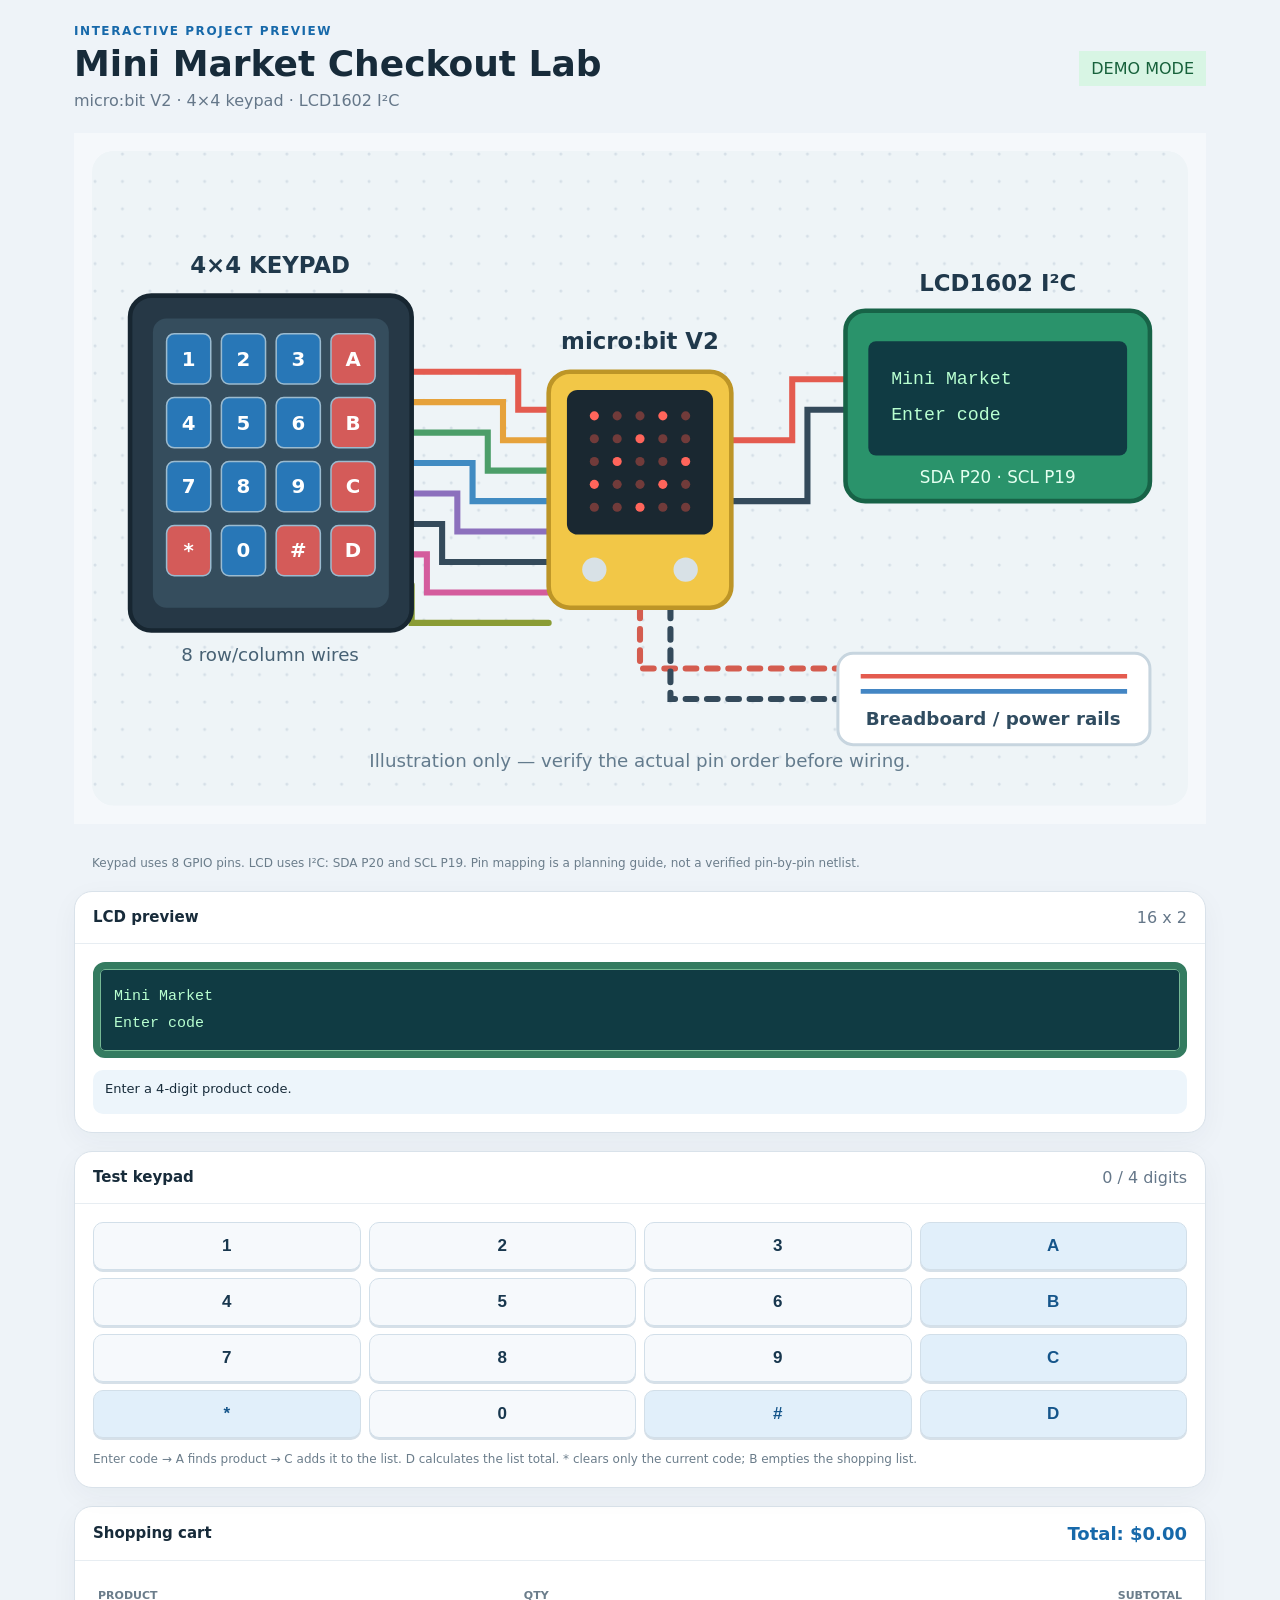
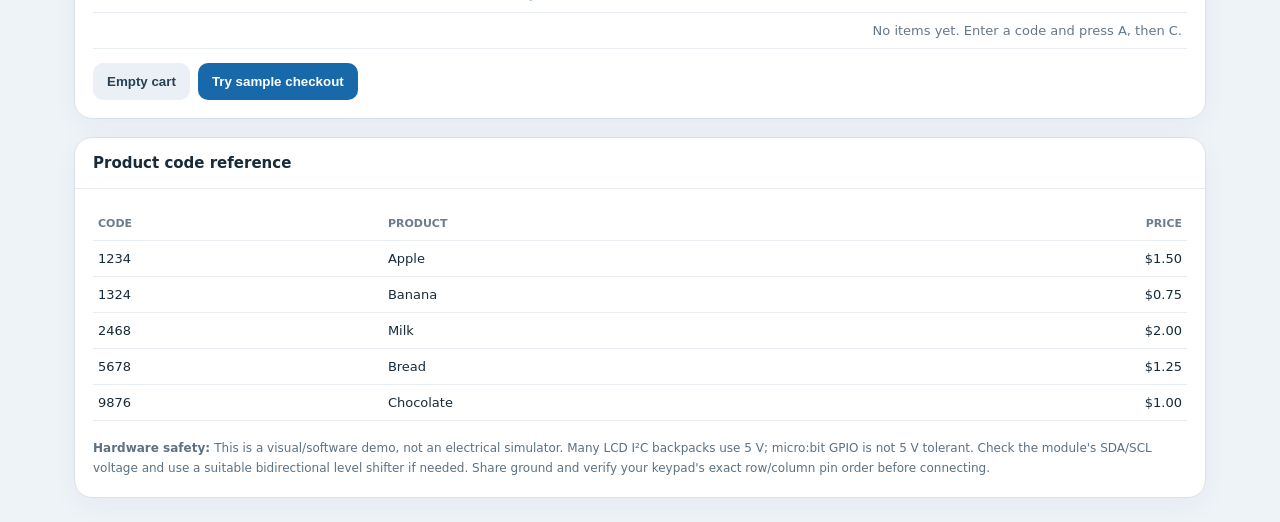
<file: index.html>
<!DOCTYPE html>
<html lang="en">
 <head>
  <meta charset="utf-8"/>
  <meta content="width=device-width,initial-scale=1" name="viewport"/>
  <title>
   Mini Market Checkout Lab
  </title>
  <link rel="stylesheet" href="styles.css">
 </head>
 <body>
  <main>
   <header class="hero">
    <div>
     <div class="eyebrow">
      Interactive project preview
     </div>
     <h1>
      Mini Market Checkout Lab
     </h1>
     <p class="sub">
      micro:bit V2 &middot; 4&times;4 keypad &middot; LCD1602 I&sup2;C
     </p>
    </div>
    <span class="tag">
     DEMO MODE
    </span>
   </header>
   <div class="diagram">
    <svg aria-label="Keypad connected to microbit and LCD display" role="img" viewBox="0 0 720 430">
     <defs>
      <pattern height="18" id="dots" patternUnits="userSpaceOnUse" width="18">
       <circle cx="2" cy="2" fill="#d5dfe7" r="1">
       </circle>
      </pattern>
     </defs>
     <rect fill="#eef4f7" height="430" rx="14" width="720">
     </rect>
     <rect fill="url(#dots)" height="430" rx="14" width="720">
     </rect>
     <g fill="none" stroke-linecap="round" stroke-width="4">
      <path d="M210 145 H280 V170 H300" stroke="#e45b4f">
      </path>
      <path d="M210 165 H270 V190 H300" stroke="#e6a23b">
      </path>
      <path d="M210 185 H260 V210 H300" stroke="#4c9e69">
      </path>
      <path d="M210 205 H250 V230 H300" stroke="#418bc2">
      </path>
      <path d="M210 225 H240 V250 H300" stroke="#8c70bd">
      </path>
      <path d="M210 245 H230 V270 H300" stroke="#344a5b">
      </path>
      <path d="M210 265 H220 V290 H300" stroke="#d45c9d">
      </path>
      <path d="M210 285 H210 V310 H300" stroke="#8a9c35">
      </path>
      <path d="M420 190 H460 V150 H495" stroke="#e45b4f">
      </path>
      <path d="M420 230 H470 V170 H495" stroke="#344a5b">
      </path>
      <path d="M360 300 V340 H490" stroke="#d45c4f" stroke-dasharray="7 7">
      </path>
      <path d="M380 300 V360 H490" stroke="#344a5b" stroke-dasharray="7 7">
      </path>
     </g>
     <g>
      <rect fill="#263846" height="220" rx="14" stroke="#172631" stroke-width="3" width="185" x="25" y="95">
      </rect>
      <text fill="#20394c" font-size="15" font-weight="800" text-anchor="middle" x="117" y="80">
       4&times;4 KEYPAD
      </text>
      <rect fill="#354d5d" height="190" rx="9" width="155" x="40" y="110">
      </rect>
      <g id="diagramKeys">
      </g>
      <text fill="#476174" font-size="12" text-anchor="middle" x="117" y="335">
       8 row/column wires
      </text>
     </g>
     <g>
      <rect fill="#f2c747" height="155" rx="14" stroke="#bd9527" stroke-width="3" width="120" x="300" y="145">
      </rect>
      <rect fill="#1a2831" height="95" rx="7" width="96" x="312" y="157">
      </rect>
      <g id="diagramLeds">
      </g>
      <circle cx="330" cy="275" fill="#d8e1e6" r="8">
      </circle>
      <circle cx="390" cy="275" fill="#d8e1e6" r="8">
      </circle>
      <text fill="#20394c" font-size="15" font-weight="800" text-anchor="middle" x="360" y="130">
       micro:bit V2
      </text>
     </g>
     <g>
      <rect fill="#2a936b" height="125" rx="13" stroke="#176347" stroke-width="3" width="200" x="495" y="105">
      </rect>
      <rect fill="#103b43" height="75" rx="5" width="170" x="510" y="125">
      </rect>
      <text fill="#b8ffd0" font-family="monospace" font-size="12" x="525" y="153">
       Mini Market
      </text>
      <text fill="#b8ffd0" font-family="monospace" font-size="12" x="525" y="177">
       Enter code
      </text>
      <text fill="#20394c" font-size="15" font-weight="800" text-anchor="middle" x="595" y="92">
       LCD1602 I&sup2;C
      </text>
      <text fill="#e4fff0" font-size="11" text-anchor="middle" x="595" y="218">
       SDA P20 &middot; SCL P19
      </text>
     </g>
     <g>
      <rect fill="#fff" height="60" rx="10" stroke="#c7d5df" stroke-width="2" width="205" x="490" y="330">
      </rect>
      <path d="M505 345 H680" stroke="#e45b4f" stroke-width="3">
      </path>
      <path d="M505 355 H680" stroke="#4386c4" stroke-width="3">
      </path>
      <text fill="#304c60" font-size="12" font-weight="700" text-anchor="middle" x="592" y="377">
       Breadboard / power rails
      </text>
     </g>
     <text fill="#637b8d" font-size="12" text-anchor="middle" x="360" y="405">
      Illustration only &mdash; verify the actual pin order before wiring.
     </text>
    </svg>
   </div>
   <div class="content">
    <p class="help">
     Keypad uses 8 GPIO pins. LCD uses I&sup2;C: SDA P20 and SCL P19. Pin mapping is a planning guide, not a verified pin-by-pin netlist.
    </p>
   </div>
   <aside class="side">
    <section class="card">
     <div class="cardhead">
      <strong>
       LCD preview
      </strong>
      <span class="sub">
       16 x 2
      </span>
     </div>
     <div class="content">
      <div class="lcd">
       <div id="lcd1">
        Mini Market
       </div>
       <div id="lcd2">
        Enter code
       </div>
      </div>
      <div aria-live="polite" class="status" id="status">
       Enter a 4-digit product code.
      </div>
     </div>
    </section>
    <section class="card">
     <div class="cardhead">
      <strong>
       Test keypad
      </strong>
      <span class="sub" id="count">
       0 / 4 digits
      </span>
     </div>
     <div class="content">
      <div class="keypad" id="keys">
      </div>
      <p class="help">
       Enter code &rarr; A finds product &rarr; C adds it. B clears the entry, * deletes one digit, and # clears.
      </p>
     </div>
    </section>
   </aside>
   <section class="card" style="margin-top:18px">
    <div class="cardhead carthead">
     <strong>
      Shopping cart
     </strong>
     <span class="total" id="total">
      Total: $0.00
     </span>
    </div>
    <div class="content">
     <table class="table">
      <thead>
       <tr>
        <th>
         Product
        </th>
        <th>
         Qty
        </th>
        <th>
         Subtotal
        </th>
       </tr>
      </thead>
      <tbody id="cart">
       <tr>
        <td class="sub" colspan="3">
         No items yet. Try code 1234.
        </td>
       </tr>
      </tbody>
     </table>
     <div class="cart-actions">
      <button class="btn secondary" id="empty">
       Empty cart
      </button>
      <button class="btn" id="demo">
       Try sample checkout
      </button>
     </div>
    </div>
   </section>
   <section class="card" style="margin-top:18px">
    <div class="cardhead">
     <strong>
      Product code reference
     </strong>
    </div>
    <div class="content">
     <table class="table">
      <thead>
       <tr>
        <th>
         Code
        </th>
        <th>
         Product
        </th>
        <th>
         Price
        </th>
       </tr>
      </thead>
      <tbody>
       <tr>
        <td>
         1234
        </td>
        <td>
         Apple
        </td>
        <td>
         $1.50
        </td>
       </tr>
       <tr>
        <td>
         1324
        </td>
        <td>
         Banana
        </td>
        <td>
         $0.75
        </td>
       </tr>
       <tr>
        <td>
         2468
        </td>
        <td>
         Milk
        </td>
        <td>
         $2.00
        </td>
       </tr>
       <tr>
        <td>
         5678
        </td>
        <td>
         Bread
        </td>
        <td>
         $1.25
        </td>
       </tr>
       <tr>
        <td>
         9876
        </td>
        <td>
         Chocolate
        </td>
        <td>
         $1.00
        </td>
       </tr>
      </tbody>
     </table>
     <p class="notes">
      <strong>
       Hardware safety:
      </strong>
      This is a visual/software demo, not an electrical simulator. Many LCD I&sup2;C backpacks use 5 V; micro:bit GPIO is not 5 V tolerant. Check the module's SDA/SCL voltage and use a suitable bidirectional level shifter if needed. Share ground and verify your keypad's exact row/column pin order before connecting.
     </p>
    </div>
   </section>
  </main>
  <script src="script.js"></script>
 </body>
</html>
</file>
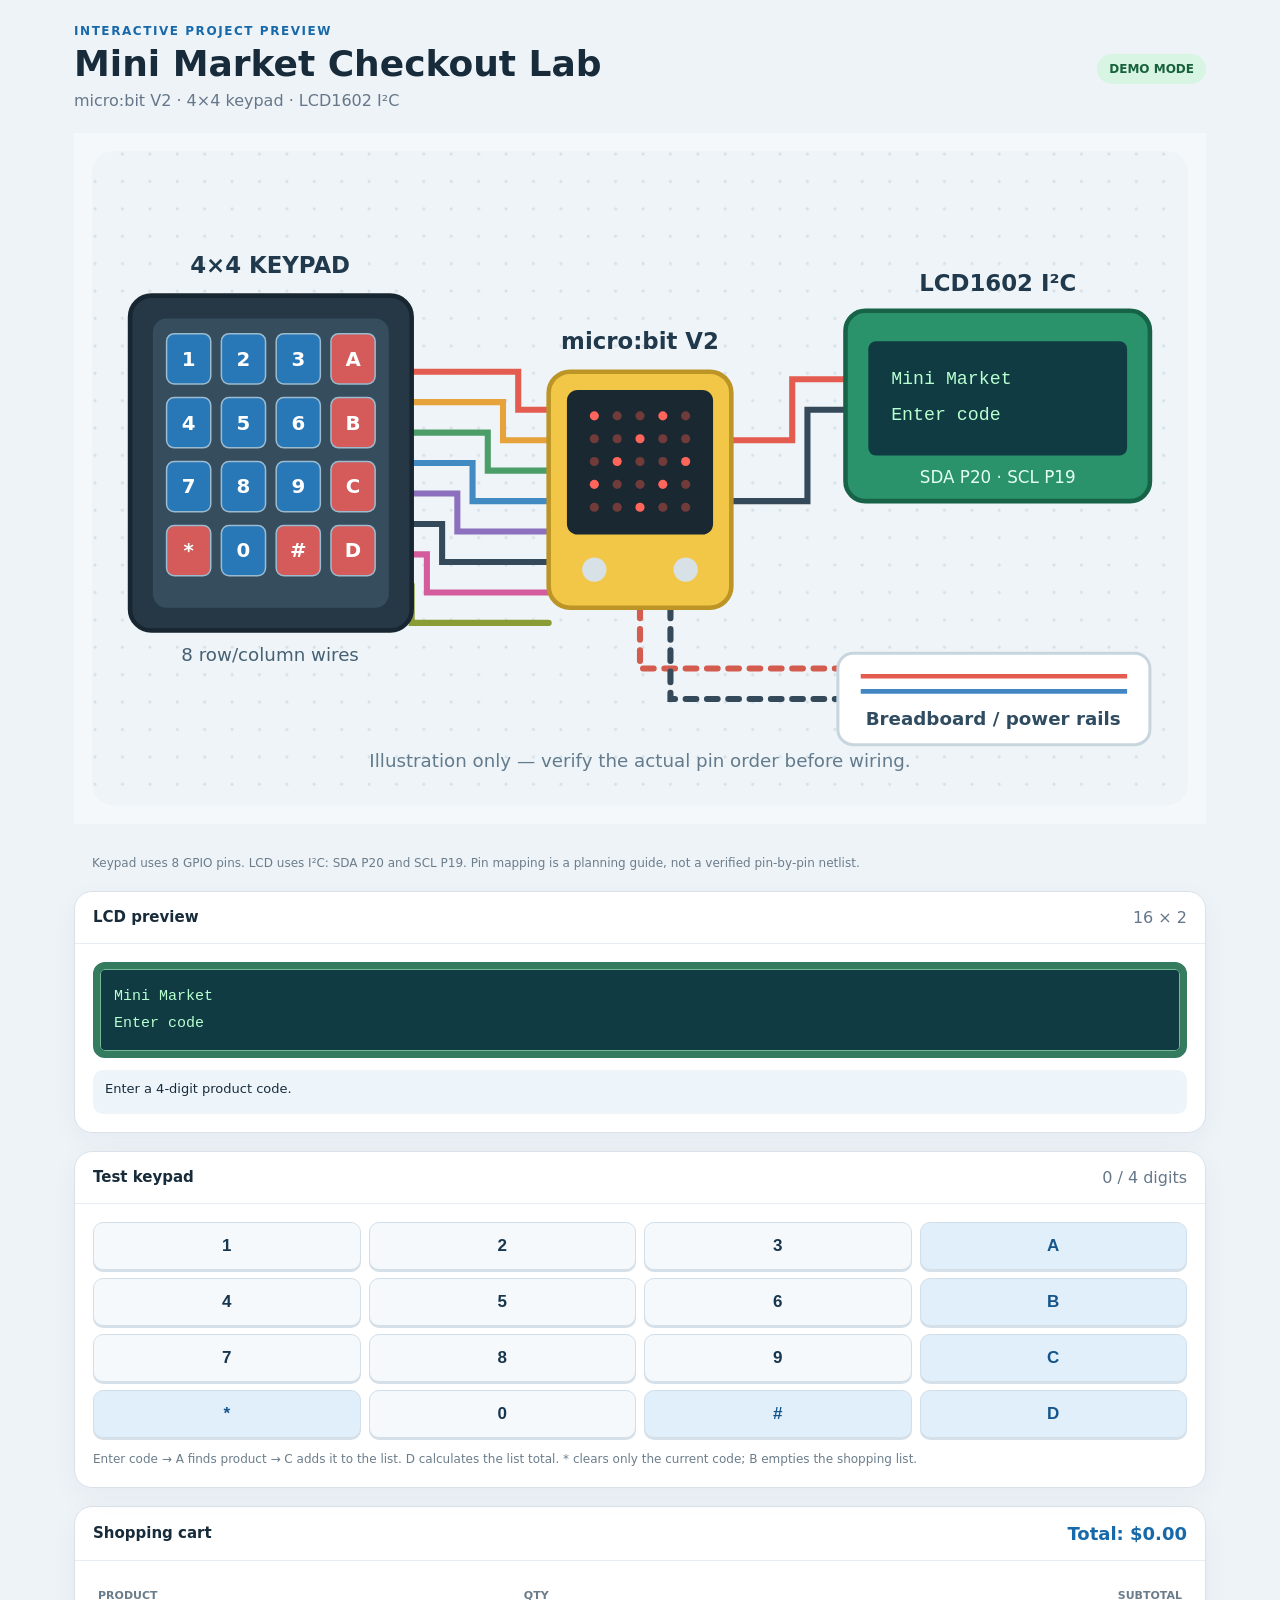
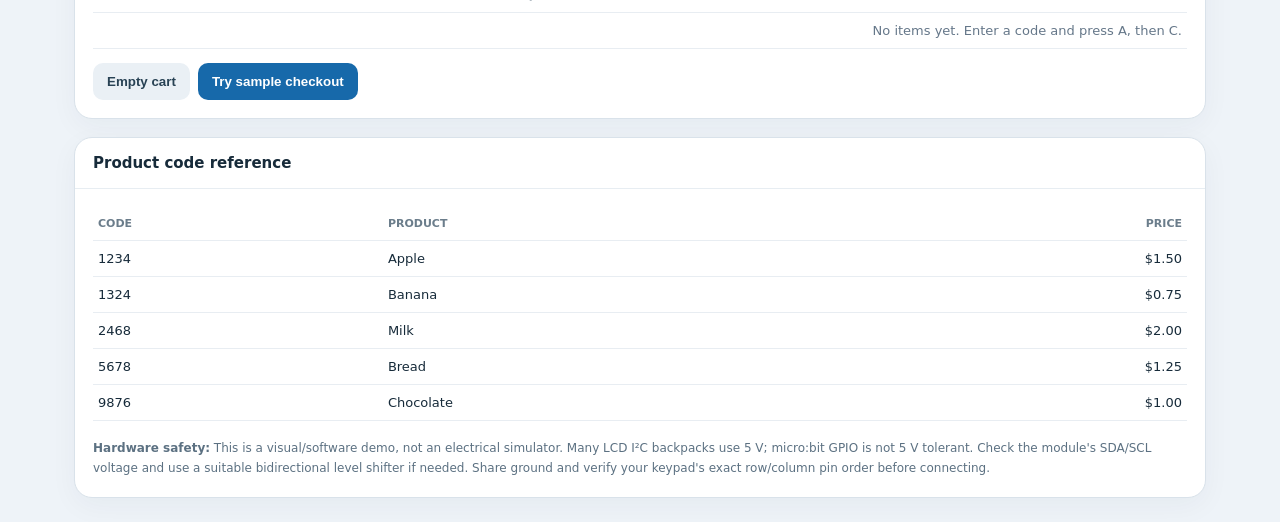
<file: Mini%20Market%20Circuit%20Lab.html>
<!doctype html>
<html lang="en">
<head>
<meta charset="utf-8"><meta name="viewport" content="width=device-width,initial-scale=1">
<title>Mini Market Checkout Lab</title>
<style>
:root{font-family:Inter,system-ui,-apple-system,"Segoe UI",sans-serif;color:#172b3a;background:#eef3f8;font-synthesis:none}*{box-sizing:border-box}body{margin:0}main{max-width:1180px;margin:auto;padding:24px}.hero{display:flex;justify-content:space-between;align-items:center;gap:16px;flex-wrap:wrap;margin-bottom:20px}.eyebrow{font-size:12px;letter-spacing:.13em;text-transform:uppercase;color:#1769aa;font-weight:800}h1{margin:5px 0;font-size:clamp(26px,4vw,36px)}p{line-height:1.5;margin:0}.sub{color:#657789}.tag{background:#d8f5e4;color:#17613b;padding:8px 12px;border-radius:999px;font-size:12px;font-weight:800}.grid{display:grid;grid-template-columns:minmax(0,1.3fr) minmax(290px,.7fr);gap:18px}.card{background:#fff;border:1px solid #d9e2ea;border-radius:18px;overflow:hidden;box-shadow:0 8px 28px #20364a0b}.cardhead{padding:16px 18px;border-bottom:1px solid #e7edf2;display:flex;justify-content:space-between;gap:10px;align-items:center}.cardhead strong{font-size:15px}.content{padding:18px}.diagram{background:#f5f8fb;padding:18px}.diagram svg{width:100%;height:auto;display:block}.side{display:grid;gap:18px;align-content:start}.lcd{background:#103b43;border:7px solid #347b60;border-radius:12px;color:#b8ffd0;padding:14px;font:15px/1.8 ui-monospace,SFMono-Regular,monospace;box-shadow:inset 0 0 0 1px #76b995}.lcd div{height:27px;white-space:nowrap;overflow:hidden}.status{margin-top:12px;padding:11px 12px;background:#edf5fb;border-radius:10px;font-size:13px;min-height:44px}.keypad{display:grid;grid-template-columns:repeat(4,minmax(0,1fr));gap:8px}.key{padding:13px 4px;border:1px solid #d2dfe9;border-radius:10px;background:#f6f9fc;color:#18374e;font-size:17px;font-weight:800;cursor:pointer;box-shadow:0 2px 0 #d6e0e8}.key.special{background:#e1effa;color:#15558a}.key:focus-visible,button:focus-visible{outline:3px solid #e9aa37;outline-offset:2px}.help{font-size:12px;color:#6b7d8b;margin-top:12px;line-height:1.6}.table{width:100%;border-collapse:collapse;font-size:13px}.table th,.table td{padding:10px 5px;text-align:left;border-bottom:1px solid #e8edf2}.table th{font-size:11px;color:#6b7d8b;text-transform:uppercase}.table td:last-child,.table th:last-child{text-align:right}.total{font-size:18px;font-weight:850;color:#1769aa}.btn{border:0;border-radius:10px;padding:11px 14px;background:#1769aa;color:#fff;font-weight:800;cursor:pointer}.btn.secondary{background:#eaf0f5;color:#284254}.carthead{display:flex;justify-content:space-between;align-items:center;gap:12px;flex-wrap:wrap}.cart-actions{display:flex;gap:8px;flex-wrap:wrap;margin-top:14px}.notes{margin-top:18px;font-size:12px;color:#5c7182;line-height:1.65}.pin{font-size:12px;fill:#304c60}@media(max-width:820px){main{padding:14px}.grid{grid-template-columns:1fr}.diagram{padding:8px}}
</style>
</head>
<body><main>
<header class="hero"><div><div class="eyebrow">Interactive project preview</div><h1>Mini Market Checkout Lab</h1><p class="sub">micro:bit V2 · 4×4 keypad · LCD1602 I²C</p></div><span class="tag">DEMO MODE</span></header>
<div class="diagram"><svg viewBox="0 0 720 430" role="img" aria-label="Keypad connected to microbit and LCD display"><defs><pattern id="dots" width="18" height="18" patternUnits="userSpaceOnUse"><circle cx="2" cy="2" r="1" fill="#d5dfe7"/></pattern></defs><rect width="720" height="430" rx="14" fill="#eef4f7"/><rect width="720" height="430" rx="14" fill="url(#dots)"/><g fill="none" stroke-width="4" stroke-linecap="round"><path d="M210 145 H280 V170 H300" stroke="#e45b4f"/><path d="M210 165 H270 V190 H300" stroke="#e6a23b"/><path d="M210 185 H260 V210 H300" stroke="#4c9e69"/><path d="M210 205 H250 V230 H300" stroke="#418bc2"/><path d="M210 225 H240 V250 H300" stroke="#8c70bd"/><path d="M210 245 H230 V270 H300" stroke="#344a5b"/><path d="M210 265 H220 V290 H300" stroke="#d45c9d"/><path d="M210 285 H210 V310 H300" stroke="#8a9c35"/><path d="M420 190 H460 V150 H495" stroke="#e45b4f"/><path d="M420 230 H470 V170 H495" stroke="#344a5b"/><path d="M360 300 V340 H490" stroke="#d45c4f" stroke-dasharray="7 7"/><path d="M380 300 V360 H490" stroke="#344a5b" stroke-dasharray="7 7"/></g><g><rect x="25" y="95" width="185" height="220" rx="14" fill="#263846" stroke="#172631" stroke-width="3"/><text x="117" y="80" text-anchor="middle" font-size="15" font-weight="800" fill="#20394c">4×4 KEYPAD</text><rect x="40" y="110" width="155" height="190" rx="9" fill="#354d5d"/><g id="diagramKeys"></g><text x="117" y="335" text-anchor="middle" font-size="12" fill="#476174">8 row/column wires</text></g><g><rect x="300" y="145" width="120" height="155" rx="14" fill="#f2c747" stroke="#bd9527" stroke-width="3"/><rect x="312" y="157" width="96" height="95" rx="7" fill="#1a2831"/><g id="diagramLeds"></g><circle cx="330" cy="275" r="8" fill="#d8e1e6"/><circle cx="390" cy="275" r="8" fill="#d8e1e6"/><text x="360" y="130" text-anchor="middle" font-size="15" font-weight="800" fill="#20394c">micro:bit V2</text></g><g><rect x="495" y="105" width="200" height="125" rx="13" fill="#2a936b" stroke="#176347" stroke-width="3"/><rect x="510" y="125" width="170" height="75" rx="5" fill="#103b43"/><text x="525" y="153" font-family="monospace" font-size="12" fill="#b8ffd0">Mini Market</text><text x="525" y="177" font-family="monospace" font-size="12" fill="#b8ffd0">Enter code</text><text x="595" y="92" text-anchor="middle" font-size="15" font-weight="800" fill="#20394c">LCD1602 I²C</text><text x="595" y="218" text-anchor="middle" font-size="11" fill="#e4fff0">SDA P20 · SCL P19</text></g><g><rect x="490" y="330" width="205" height="60" rx="10" fill="#fff" stroke="#c7d5df" stroke-width="2"/><path d="M505 345 H680" stroke="#e45b4f" stroke-width="3"/><path d="M505 355 H680" stroke="#4386c4" stroke-width="3"/><text x="592" y="377" text-anchor="middle" font-size="12" font-weight="700" fill="#304c60">Breadboard / power rails</text></g><text x="360" y="405" text-anchor="middle" font-size="12" fill="#637b8d">Illustration only — verify the actual pin order before wiring.</text></svg></div><div class="content"><p class="help">Keypad uses 8 GPIO pins. LCD uses I²C: SDA P20 and SCL P19. Pin mapping is a planning guide, not a verified pin-by-pin netlist.</p></div></section>
<aside class="side"><section class="card"><div class="cardhead"><strong>LCD preview</strong><span class="sub">16 × 2</span></div><div class="content"><div class="lcd"><div id="lcd1">Mini Market</div><div id="lcd2">Enter code</div></div><div class="status" id="status" aria-live="polite">Enter a 4-digit product code.</div></div></section><section class="card"><div class="cardhead"><strong>Test keypad</strong><span class="sub" id="count">0 / 4 digits</span></div><div class="content"><div class="keypad" id="keys"></div><p class="help">Enter code → A finds product → C adds it. B clears the entry, * deletes one digit, and # clears.</p></div></section></aside></div>
<section class="card" style="margin-top:18px"><div class="cardhead carthead"><strong>Shopping cart</strong><span class="total" id="total">Total: $0.00</span></div><div class="content"><table class="table"><thead><tr><th>Product</th><th>Qty</th><th>Subtotal</th></tr></thead><tbody id="cart"><tr><td colspan="3" class="sub">No items yet. Try code 1234.</td></tr></tbody></table><div class="cart-actions"><button class="btn secondary" id="empty">Empty cart</button><button class="btn" id="demo">Try sample checkout</button></div></div></section>
<section class="card" style="margin-top:18px"><div class="cardhead"><strong>Product code reference</strong></div><div class="content"><table class="table"><thead><tr><th>Code</th><th>Product</th><th>Price</th></tr></thead><tbody><tr><td>1234</td><td>Apple</td><td>$1.50</td></tr><tr><td>1324</td><td>Banana</td><td>$0.75</td></tr><tr><td>2468</td><td>Milk</td><td>$2.00</td></tr><tr><td>5678</td><td>Bread</td><td>$1.25</td></tr><tr><td>9876</td><td>Chocolate</td><td>$1.00</td></tr></tbody></table><p class="notes"><strong>Hardware safety:</strong> This is a visual/software demo, not an electrical simulator. Many LCD I²C backpacks use 5 V; micro:bit GPIO is not 5 V tolerant. Check the module's SDA/SCL voltage and use a suitable bidirectional level shifter if needed. Share ground and verify your keypad's exact row/column pin order before connecting.</p></div></section>
</main>
<script>
const svgNS='http://www.w3.org/2000/svg';const diagramRows=[['1','2','3','A'],['4','5','6','B'],['7','8','9','C'],['*','0','#','D']];diagramRows.forEach((row,r)=>row.forEach((key,c)=>{const x=49+c*36,y=120+r*42;const rect=document.createElementNS(svgNS,'rect');rect.setAttribute('x',x);rect.setAttribute('y',y);rect.setAttribute('width','29');rect.setAttribute('height','33');rect.setAttribute('rx','5');rect.setAttribute('fill','ABCD*#'.includes(key)?'#d45b59':'#2877b7');rect.setAttribute('stroke','#9bbbd0');document.getElementById('diagramKeys').appendChild(rect);const t=document.createElementNS(svgNS,'text');t.setAttribute('x',x+14.5);t.setAttribute('y',y+21);t.setAttribute('text-anchor','middle');t.setAttribute('font-size','13');t.setAttribute('font-weight','800');t.setAttribute('fill','#fff');t.textContent=key;document.getElementById('diagramKeys').appendChild(t)}));for(let r=0;r<5;r++)for(let c=0;c<5;c++){const dot=document.createElementNS(svgNS,'circle');dot.setAttribute('cx',330+c*15);dot.setAttribute('cy',174+r*15);dot.setAttribute('r','3');dot.setAttribute('fill',(r+c)%3===0?'#ff655b':'#713b3a');document.getElementById('diagramLeds').appendChild(dot)}
const catalog={'1234':{name:'Apple',price:1.50},'1324':{name:'Banana',price:.75},'2468':{name:'Milk',price:2},'5678':{name:'Bread',price:1.25},'9876':{name:'Chocolate',price:1}};const keyRows=[['1','2','3','A'],['4','5','6','B'],['7','8','9','C'],['*','0','#','D']];let code='',selected=null;const cart={};const $=id=>document.getElementById(id);function lcd(a,b,msg){$('lcd1').textContent=String(a).slice(0,16);$('lcd2').textContent=String(b).slice(0,16);$('status').textContent=msg}function count(){$('count').textContent=code.length+' / 4 digits'}function cartSum(){return Object.values(cart).reduce((sum,p)=>sum+p.price*p.qty,0)}function drawCart(){const body=$('cart');body.innerHTML='';const items=Object.values(cart);if(!items.length){body.innerHTML='<tr><td colspan="3" class="sub">No items yet. Enter a code and press A, then C.</td></tr>'}items.forEach(p=>{const tr=document.createElement('tr');[p.name,p.qty,'$'+(p.price*p.qty).toFixed(2)].forEach(v=>{const td=document.createElement('td');td.textContent=v;tr.appendChild(td)});body.appendChild(tr)});$('total').textContent='Total: $'+cartSum().toFixed(2)}function press(k){if(/^\d$/.test(k)){if(code.length<4){code+=k;selected=null;lcd('Code: '+code,'Press A to find','Typing product code…')}else lcd('Code complete','Press A to find','Four digits are entered. Press A.')}else if(k==='*'||k==='#'){code='';selected=null;lcd('Code cleared','Enter code','Only the current product code was cleared.')}else if(k==='B'){Object.keys(cart).forEach(name=>delete cart[name]);drawCart();lcd('List emptied','Total: $0.00','Shopping list emptied. Your current code is unchanged.')}else if(k==='A'){if(code.length!==4)lcd('Enter 4 digits','Then press A','Please enter exactly four digits.');else if(!catalog[code]){lcd('Invalid code','Try again','No product matches '+code+'.');code='';selected=null}else{selected=catalog[code];lcd('Found: '+selected.name,'$'+selected.price.toFixed(2)+' Press C','Found '+selected.name+'. Press C to add it.')}}else if(k==='C'){if(!selected)lcd('Find item first','Press A','Enter a code and press A before adding.');else{if(!cart[selected.name])cart[selected.name]={...selected,qty:0};cart[selected.name].qty++;lcd('Added: '+selected.name,'Press D for total','Added '+selected.name+' to the list. Press D to calculate total.');selected=null;code='';drawCart()}}else if(k==='D'){const sum=cartSum();lcd('List total: $'+sum.toFixed(2),Object.values(cart).reduce((n,p)=>n+p.qty,0)+' item(s)','Calculated shopping-list total: $'+sum.toFixed(2));}count()}keyRows.flat().forEach(k=>{const b=document.createElement('button');b.className='key '+('ABCD'.includes(k)||k==='*'||k==='#'?'special':'');b.textContent=k;b.setAttribute('aria-label','Key '+k);b.onclick=()=>press(k);$('keys').appendChild(b)});$('empty').onclick=()=>press('B');$('demo').onclick=()=>{if(!cart.Apple)cart.Apple={...catalog['1234'],qty:0};cart.Apple.qty++;if(!cart.Banana)cart.Banana={...catalog['1324'],qty:0};cart.Banana.qty++;drawCart();lcd('Sample added','Press D for total','Sample Apple and Banana added. Press D to calculate total.');};document.querySelector('#keys + .help').textContent='Enter code → A finds product → C adds it to the list. D calculates the list total. * clears only the current code; B empties the shopping list.';count();drawCart();
</script></body></html>
</file>
<file: styles.css>
:root {
  font-family: Inter, system-ui, -apple-system, "Segoe UI", sans-serif;
  color: #172b3a;
  background: #eef3f8;
  font-synthesis: none
}

* {
  box-sizing: border-box
}

body {
  margin: 0
}

main {
  max-width: 1180px;
  margin: auto;
  padding: 24px
}

.hero {
  display: flex;
  justify-content: space-between;
  align-items: center;
  gap: 16px;
  flex-wrap: wrap;
  margin-bottom: 20px
}

.eyebrow {
  font-size: 12px;
  letter-spacing: .13em;
  text-transform: uppercase;
  color: #1769aa;
  font-weight: 800
}

h1 {
  margin: 5px 0;
  font-size: clamp(26px, 4vw, 36px)
}

p {
  line-height: 1.5;
  margin: 0
}

.sub {
  color: #657789
}

.tag {
  background: #d8f5e4;
  color: #17613b;
  padding: 8px 12px;
}

.grid {
  display: grid;
  grid-template-columns: minmax(0, 1.3fr) minmax(290px, .7fr);
  gap: 18px
}

.card {
  background: #fff;
  border: 1px solid #d9e2ea;
  border-radius: 18px;
  overflow: hidden;
  box-shadow: 0 8px 28px #20364a0b
}

.cardhead {
  padding: 16px 18px;
  border-bottom: 1px solid #e7edf2;
  display: flex;
  justify-content: space-between;
  gap: 10px;
  align-items: center
}

.cardhead strong {
  font-size: 15px
}

.content {
  padding: 18px
}

.diagram {
  background: #f5f8fb;
  padding: 18px
}

.diagram svg {
  width: 100%;
  height: auto;
  display: block
}

.side {
  display: grid;
  gap: 18px;
  align-content: start
}

.lcd {
  background: #103b43;
  border: 7px solid #347b60;
  border-radius: 12px;
  color: #b8ffd0;
  padding: 14px;
  font: 15px/1.8 ui-monospace, SFMono-Regular, monospace;
  box-shadow: inset 0 0 0 1px #76b995
}

.lcd div {
  height: 27px;
  white-space: nowrap;
  overflow: hidden
}

.status {
  margin-top: 12px;
  padding: 11px 12px;
  background: #edf5fb;
  border-radius: 10px;
  font-size: 13px;
  min-height: 44px
}

.keypad {
  display: grid;
  grid-template-columns: repeat(4, minmax(0, 1fr));
  gap: 8px
}

.key {
  padding: 13px 4px;
  border: 1px solid #d2dfe9;
  border-radius: 10px;
  background: #f6f9fc;
  color: #18374e;
  font-size: 17px;
  font-weight: 800;
  cursor: pointer;
  box-shadow: 0 2px 0 #d6e0e8
}

.key.special {
  background: #e1effa;
  color: #15558a
}

.key:focus-visible,
button:focus-visible {
  outline: 3px solid #e9aa37;
  outline-offset: 2px
}

.help {
  font-size: 12px;
  color: #6b7d8b;
  margin-top: 12px;
  line-height: 1.6
}

.table {
  width: 100%;
  border-collapse: collapse;
  font-size: 13px
}

.table th,
.table td {
  padding: 10px 5px;
  text-align: left;
  border-bottom: 1px solid #e8edf2
}

.table th {
  font-size: 11px;
  color: #6b7d8b;
  text-transform: uppercase
}

.table td:last-child,
.table th:last-child {
  text-align: right
}

.total {
  font-size: 18px;
  font-weight: 850;
  color: #1769aa
}

.btn {
  border: 0;
  border-radius: 10px;
  padding: 11px 14px;
  background: #1769aa;
  color: #fff;
  font-weight: 800;
  cursor: pointer
}

.btn.secondary {
  background: #eaf0f5;
  color: #284254
}

.carthead {
  display: flex;
  justify-content: space-between;
  align-items: center;
  gap: 12px;
  flex-wrap: wrap
}

.cart-actions {
  display: flex;
  gap: 8px;
  flex-wrap: wrap;
  margin-top: 14px
}

.notes {
  margin-top: 18px;
  font-size: 12px;
  color: #5c7182;
  line-height: 1.65
}

.pin {
  font-size: 12px;
  fill: #304c60
}

@media(max-width:820px) {
  main {
    padding: 14px
  }

  .grid {
    grid-template-columns: 1fr
  }

  .diagram {
    padding: 8px
  }
}
</file>
